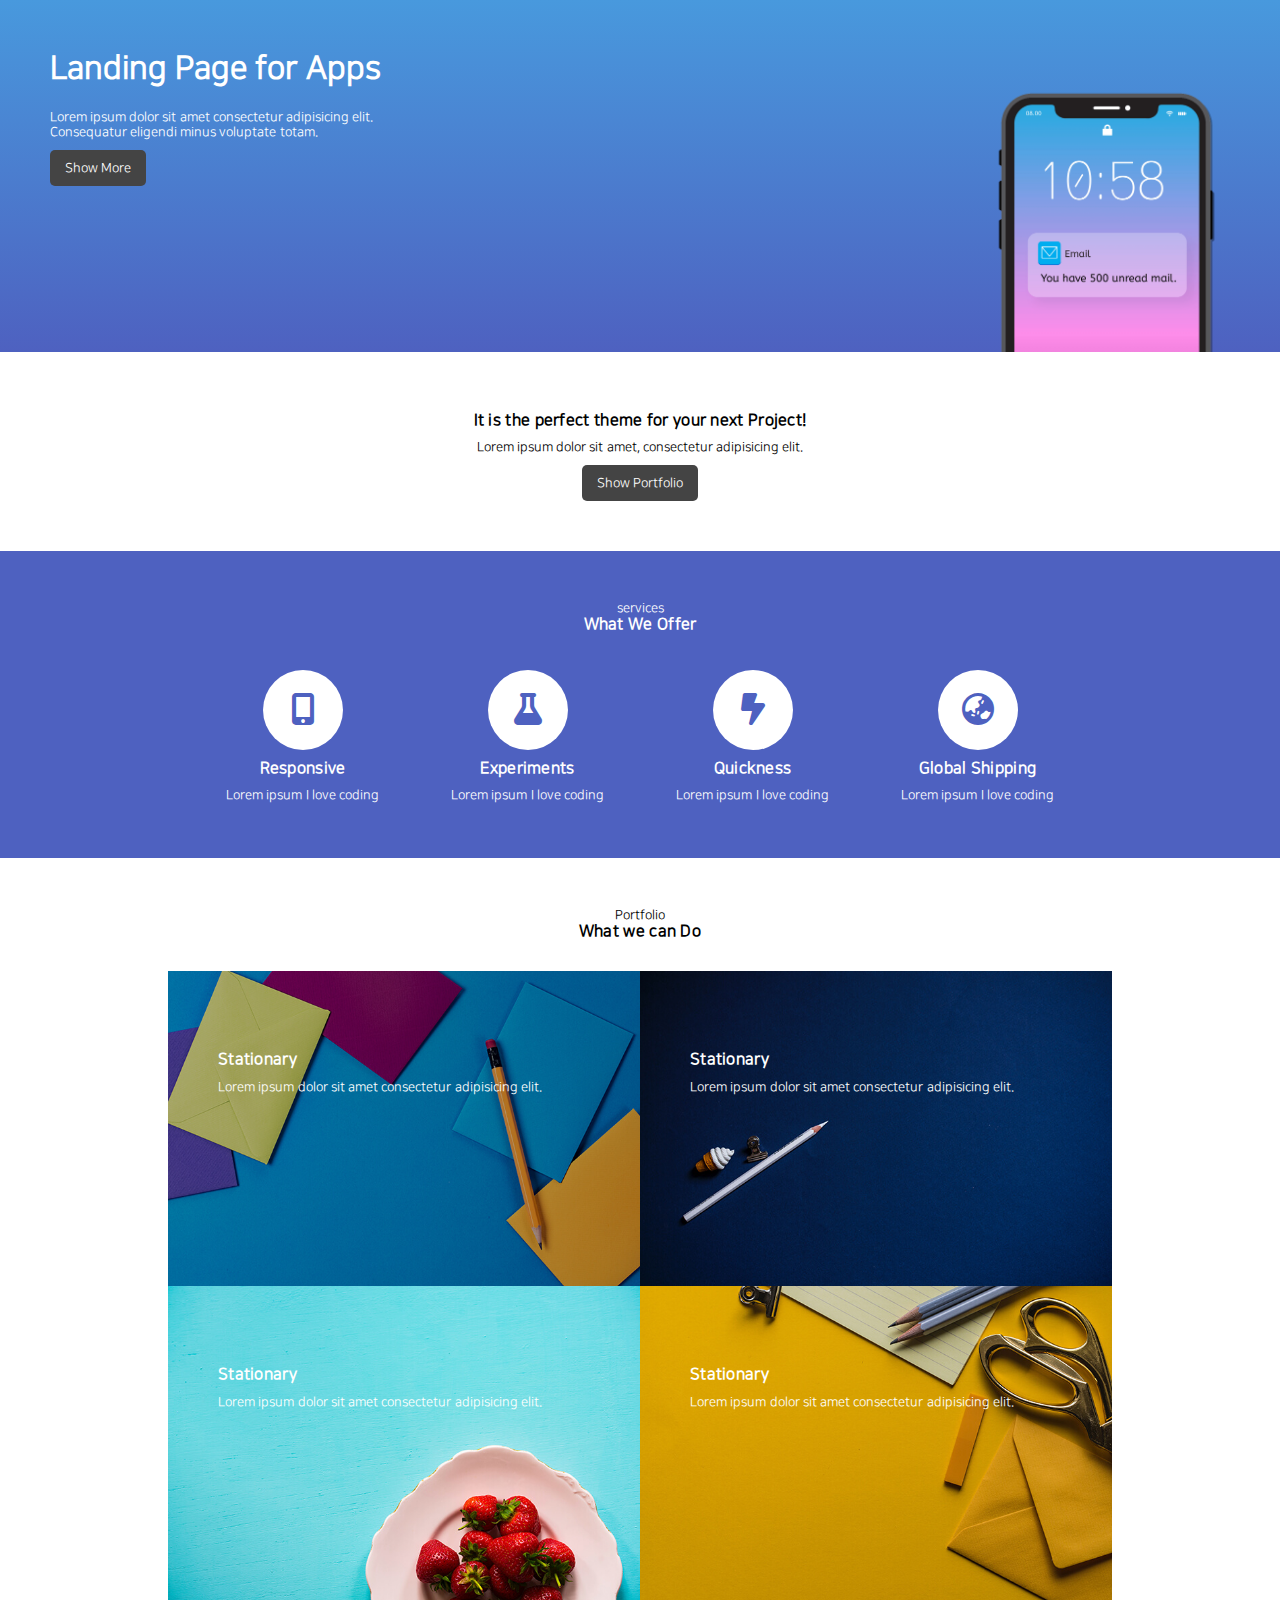
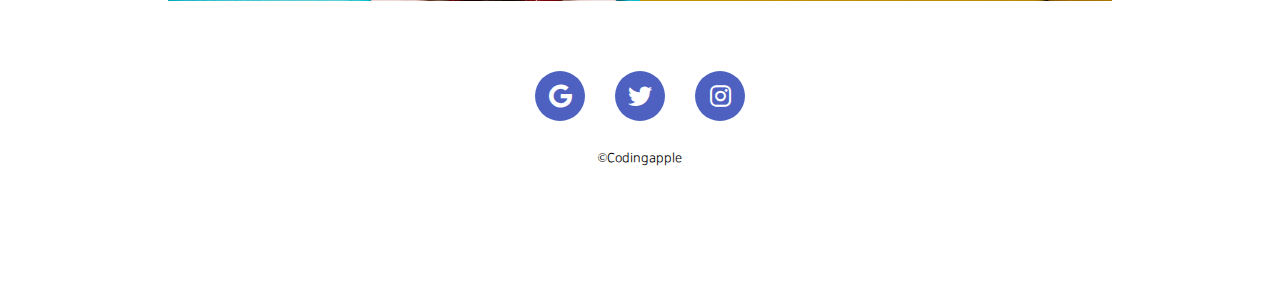
<file: bjh_html/project1/index.html>
<!DOCTYPE html>
<html lang="en">
  <head>
    <meta charset="UTF-8" />
    <meta name="viewport" content="width=device-width, initial-scale=1.0" />
    <title>Lending Page for Apps</title>
    <link rel="stylesheet" href="main.css" />
    <link rel="stylesheet" href="../fontawesome/css/all.min.css" />
  </head>

  <body style="font-family: 'Nanum'">
    <div class="LandingPage1">
      <div class="page1-first">
        <form action="" class="page1-first_form">
          <h1>Landing Page for Apps</h1>
          <p>
            Lorem ipsum dolor sit amet consectetur adipisicing elit.
            <br />Consequatur eligendi minus voluptate totam.
          </p>
          <button class="page1-btn">Show More</button>
        </form>
        <div style="flex-grow: 1; max-width: 600px"></div>
        <img src="iphone.png" alt="iphon이미지" class="page1-first_img" />
      </div>

      <div class="page1-second">
        <form action="" class="page1-second_form">
          <h2 class="page1-head_text">
            It is the perfect theme for your next Project!
          </h2>
          <p>Lorem ipsum dolor sit amet, consectetur adipisicing elit.</p>
          <button class="page1-btn">Show Portfolio</button>
        </form>
      </div>

      <div class="page1-third">
        <div class="page1-third_title">
          <p>services</p>
          <h2 class="page1-head_text">What We Offer</h2>
        </div>

        <div class="page1-offer_container">
          <div class="page1-offer_box">
            <i class="fa-solid fa-mobile-screen-button fa-2x"></i>
            <div>
              <h2 class="page1-head_text">Responsive</h2>
              <p>Lorem ipsum I love coding</p>
            </div>
          </div>
          <div class="page1-offer_box">
            <i class="fa-solid fa-flask fa-2x"></i>
            <div>
              <h2 class="page1-head_text">Experiments</h2>
              <p>Lorem ipsum I love coding</p>
            </div>
          </div>
          <div class="page1-offer_box">
            <i class="fa-solid fa-bolt-lightning fa-2x"></i>
            <div>
              <h2 class="page1-head_text">Quickness</h2>
              <p>Lorem ipsum I love coding</p>
            </div>
          </div>
          <div class="page1-offer_box">
            <i class="fa-solid fa-earth-asia fa-2x"></i>
            <div>
              <h2 class="page1-head_text">Global Shipping</h2>
              <p>Lorem ipsum I love coding</p>
            </div>
          </div>
          <div style="clear: both"></div>
        </div>
      </div>
    </div>

    <div class="LandingPage2">
      <div class="LandingPage2-title">
        <p>Portfolio</p>
        <h2>What we can Do</h2>
      </div>

      <div class="portfolio-container">
        <div class="portfolio-box">
          <div class="white-box"></div>
          <img
            src="portfolio-1.jpg"
            alt="porfolio1"
            class="portfolio-img"
            style="filter: brightness(70%)"
          />
          <div class="portfolio-text">
            <h2>Stationary</h2>
            <p>Lorem ipsum dolor sit amet consectetur adipisicing elit.</p>
          </div>
        </div>
        <div class="portfolio-box">
          <div class="white-box"></div>
          <img src="portfolio-2.jpg" alt="porfolio2" class="portfolio-img" />
          <div class="portfolio-text">
            <h2>Stationary</h2>
            <p>Lorem ipsum dolor sit amet consectetur adipisicing elit.</p>
          </div>
        </div>
        <div class="portfolio-box">
          <div class="white-box"></div>
          <img src="portfolio-3.jpg" alt="porfolio3" class="portfolio-img" />
          <div class="portfolio-text">
            <h2>Stationary</h2>
            <p>Lorem ipsum dolor sit amet consectetur adipisicing elit.</p>
          </div>
        </div>
        <div class="portfolio-box">
          <div class="white-box"></div>
          <img src="portfolio-4.jpg" alt="porfolio4" class="portfolio-img" />
          <div class="portfolio-text">
            <h2>Stationary</h2>
            <p>Lorem ipsum dolor sit amet consectetur adipisicing elit.</p>
          </div>
        </div>
      </div>

      <div class="LandingPage2-contact">
        <div class="contact-container">
          <div class="contact-box">
            <i class="fa-brands fa-google contact-icon"></i>
          </div>
          <div class="contact-box">
            <i class="fa-brands fa-twitter contact-icon"></i>
          </div>
          <div class="contact-box">
            <i class="fa-brands fa-instagram contact-icon"></i>
          </div>
        </div>
        <p>&copy;Codingapple</p>
      </div>
    </div>
  </body>
</html>
</file>
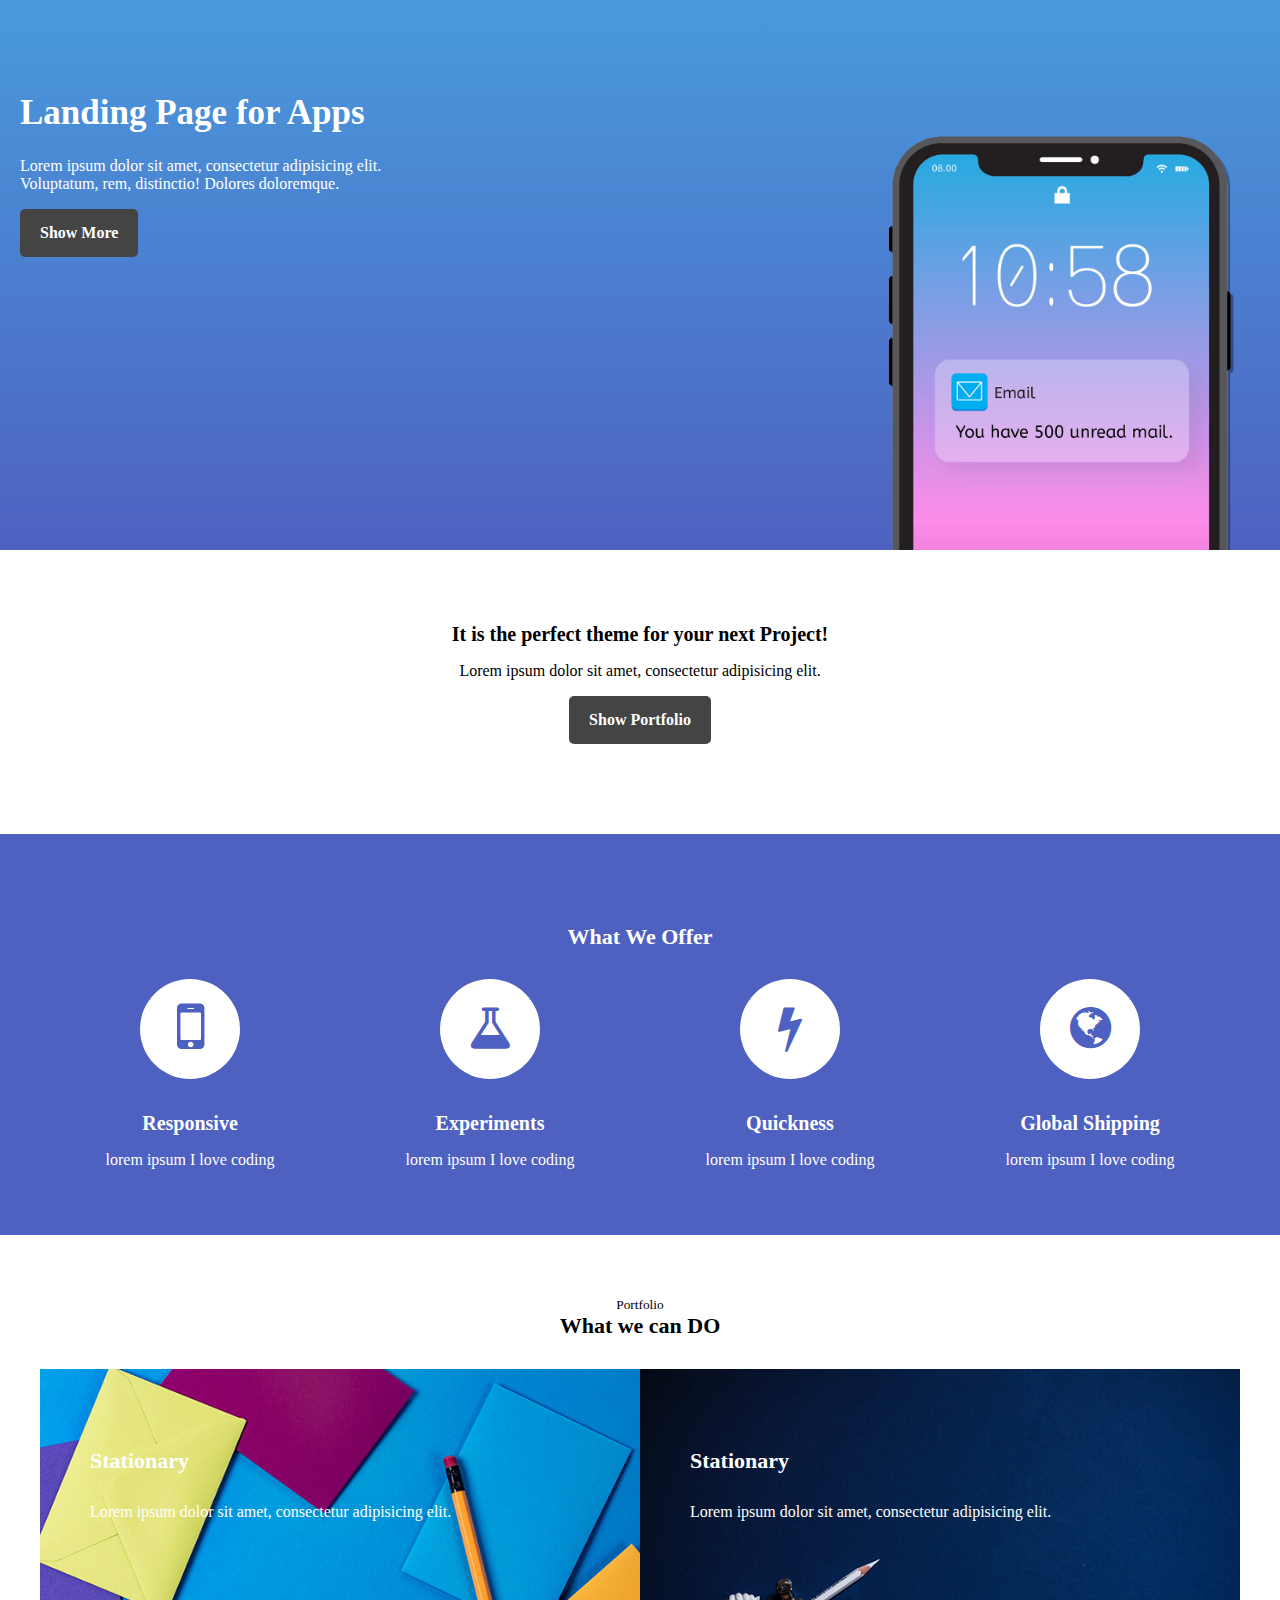
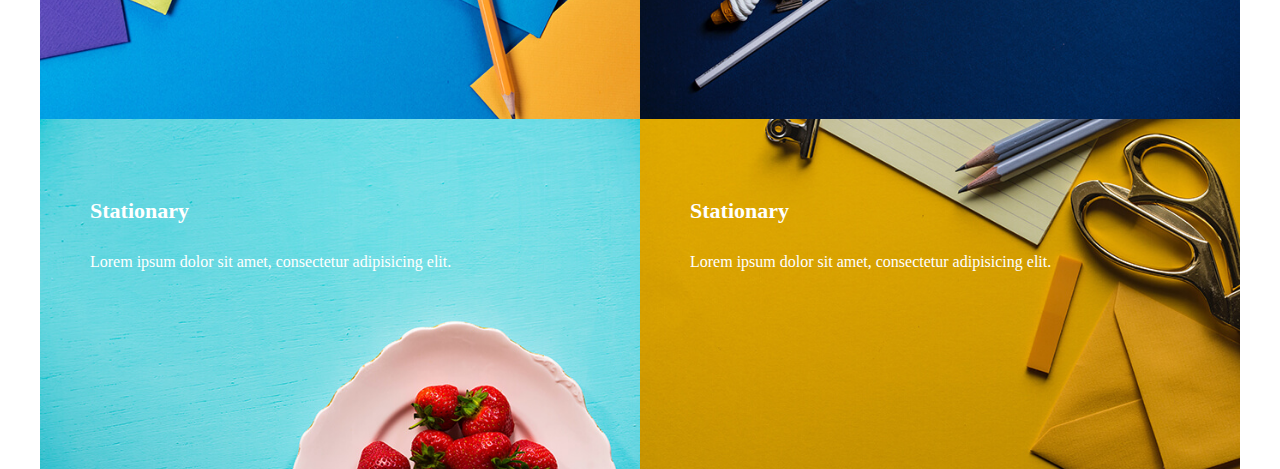
<file: bjh_html/project1_a/index.html>
<!DOCTYPE html>
<html lang="en">
<head>
  <meta charset="UTF-8">
  <title>Landing Page</title>
  <link href="main.css" rel="stylesheet">
  <meta name="viewport" content="width=device-width, initial-scale=1.0">
  <link href="https://stackpath.bootstrapcdn.com/font-awesome/4.7.0/css/font-awesome.min.css" rel="stylesheet" integrity="sha384-wvfXpqpZZVQGK6TAh5PVlGOfQNHSoD2xbE+QkPxCAFlNEevoEH3Sl0sibVcOQVnN" crossorigin="anonymous">
</head>

<body>

  <div class="main-background">
    <div class="container">
      <div class="main-text">
        <h1 style="font-size: 35px;">Landing Page for Apps</h1>
        <p>Lorem ipsum dolor sit amet, consectetur adipisicing elit. <br>Voluptatum, rem, distinctio! Dolores doloremque.</p>
        <button class="btn btn-black">Show More</button>
      </div>
      <img src="iphone.png" class="main-iphone">
    </div>
  </div>


  <div>
    <div class="container text-center py-4" style="margin-bottom: 50px;">
      <h5 style="margin-bottom: 0;">It is the perfect theme for your next Project!</h5>
      <p>Lorem ipsum dolor sit amet, consectetur adipisicing elit. </p>
      <button class="btn btn-black">Show Portfolio</button>
    </div>
  </div>

  <div class="service">
    <div class="main-container">
      <h4>What We Offer</h4>
      <div class="service-items">
        <div>
          <i class="fa fa-mobile fa-4x service-icon"></i>
          <h5>Responsive</h5>
          <p>lorem ipsum I love coding</p>
        </div>
        <div>
          <i class="fa fa-flask fa-3x service-icon" style="padding-top: 25px"></i>
          <h5>Experiments</h5>
          <p>lorem ipsum I love coding</p>
        </div>
        <div>
          <i class="fa fa-flash fa-3x service-icon" style="padding-top: 25px"></i>
          <h5>Quickness</h5>
          <p>lorem ipsum I love coding</p>
        </div>
        <div>
          <i class="fa fa-globe fa-3x service-icon" style="padding-top: 25px"></i>
          <h5>Global Shipping</h5>
          <p>lorem ipsum I love coding</p>
        </div>
      </div>
    </div>
  </div>

  <div class="portfolio">
    <small>Portfolio</small>
    <h4 style="margin-top: 0;">What we can DO</h4>
    <div class="portfolio-container">
      <div class="portfolio-item1">
        <div class="white-box"></div>
        <div class="portfolio-text">
          <h4>Stationary</h4>
          <p>Lorem ipsum dolor sit amet, consectetur adipisicing elit.</p>
        </div>
      </div>
      <div class="portfolio-item1" style="background-image: url(portfolio-2.jpg)">
        <div class="white-box"></div>
        <div class="portfolio-text">
          <h4>Stationary</h4>
          <p>Lorem ipsum dolor sit amet, consectetur adipisicing elit.</p>
        </div>
      </div>
      <div class="portfolio-item1" style="background-image: url(portfolio-3.jpg)">
        <div class="white-box"></div>
        <div class="portfolio-text">
          <h4>Stationary</h4>
          <p>Lorem ipsum dolor sit amet, consectetur adipisicing elit.</p>
        </div>
      </div>
      <div class="portfolio-item1" style="background-image: url(portfolio-4.jpg)">
        <div class="white-box"></div>
        <div class="portfolio-text">
          <h4>Stationary</h4>
          <p>Lorem ipsum dolor sit amet, consectetur adipisicing elit.</p>
        </div>
      </div>
      
      
    </div>
  </div>

  <div style="clear: both"></div>





</body></html>
</file>
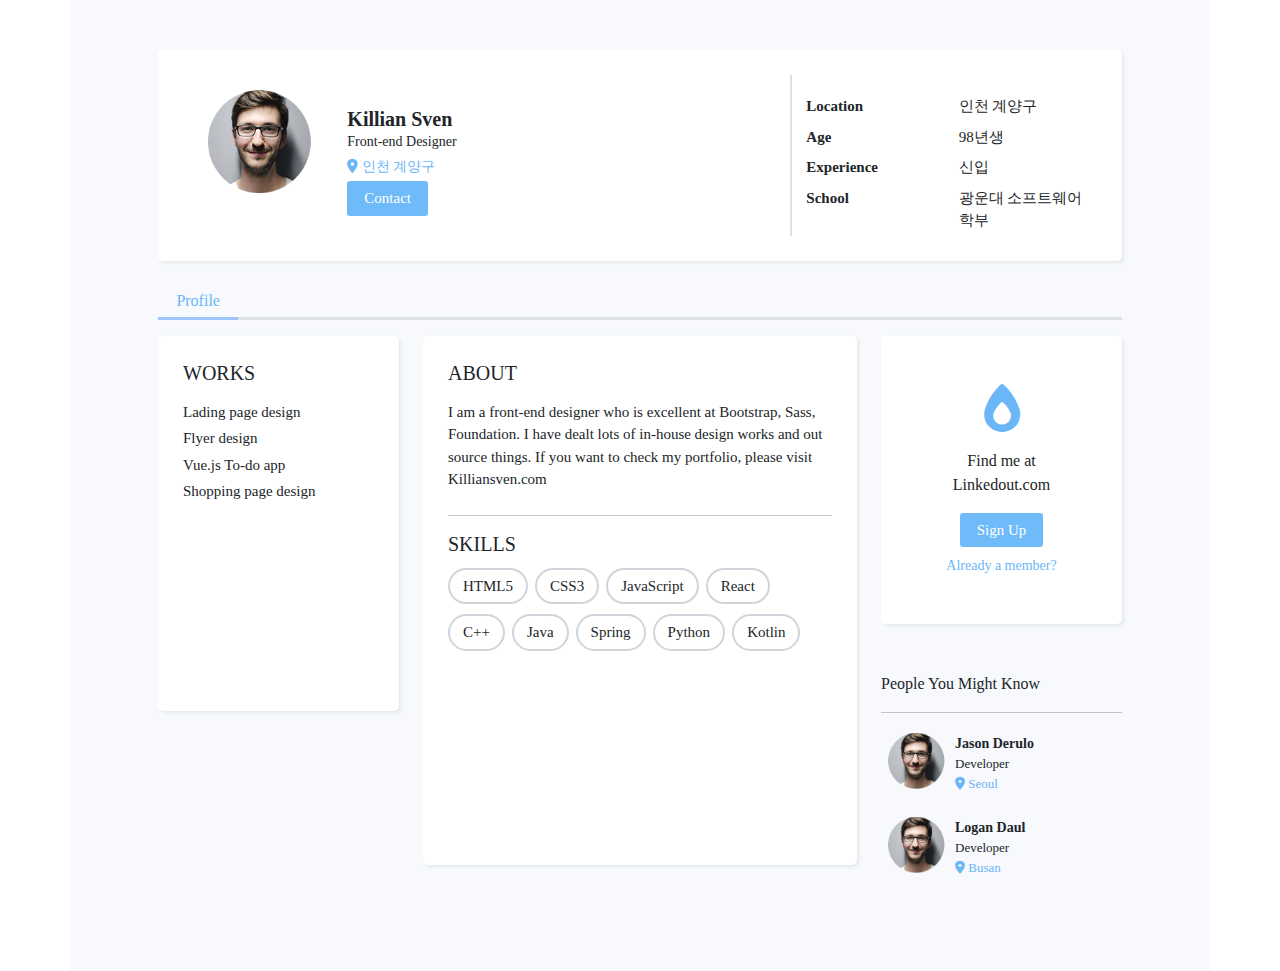
<file: bjh_html/project2/index.html>
<!DOCTYPE html>
<html lang="en">
  <head>
    <meta charset="UTF-8" />
    <meta name="viewport" content="width=device-width, initial-scale=1.0" />
    <link
      href="https://cdn.jsdelivr.net/npm/bootstrap@5.3.3/dist/css/bootstrap.min.css"
      rel="stylesheet"
      integrity="sha384-QWTKZyjpPEjISv5WaRU9OFeRpok6YctnYmDr5pNlyT2bRjXh0JMhjY6hW+ALEwIH"
      crossorigin="anonymous"
    />
    <link rel="stylesheet" href="../fontawesome/css/all.min.css" />
    <link rel="stylesheet" href="main.css" />
    <title>SNS Profile</title>
  </head>
  <body>
    <div class="container sns-container">
      <div class="row white-box">
        <div class="col-4 col-md-2 py-2">
          <img
            src="../img/profile-pic.png"
            alt="profile-img"
            class="float-end intro-img"
          />
        </div>
        <div class="col-5 col-md-6 py-md-3 blank">
          <h5 class="mt-3 mb-0 fw-bold">Killian Sven</h5>
          <p class="font-14">Front-end Designer</p>
          <p class="font-skyblue font-14 my-1">
            <i class="fa-solid fa-location-dot"></i> 인천 계양구
          </p>
          <button type="button" class="btn btn-primary blue-btn">
            Contact
          </button>
        </div>
        <div class="col-9 col-md-4 mt-5 mt-md-3">
          <div class="row font-15 detail-col">
            <div class="col-6">
              <p><strong>Location</strong></p>
            </div>
            <div class="col-6"><p>인천 계양구</p></div>
            <div class="col-6">
              <p><strong>Age</strong></p>
            </div>
            <div class="col-6"><p>98년생</p></div>
            <div class="col-6">
              <p><strong>Experience</strong></p>
            </div>
            <div class="col-6">
              <p>신입</p>
            </div>
            <div class="col-6">
              <p><strong>School</strong></p>
            </div>
            <div class="col-6"><p>광운대 소프트웨어학부</p></div>
          </div>
        </div>
      </div>

      <div class="row my-4">
        <div
          class="col-2 col-md-1 border-bottom border-3 border-primary-subtle text-center"
        >
          <p class="my-1 font-skyblue">Profile</p>
        </div>
        <div class="col-10 col-md-11 border-bottom border-3"></div>

        <div class="col-12 col-md-3 p-0 mt-3">
          <div class="white-box white-box-pb">
            <h5>WORKS</h5>
            <div class="py-1 font-15">
              <p>Lading page design</p>
              <p>Flyer design</p>
              <p>Vue.js To-do app</p>
              <p>Shopping page design</p>
            </div>
          </div>
        </div>

        <div class="col-12 col-md-6 p-0 mt-2 mt-md-3 px-md-4">
          <div class="white-box white-box-pb">
            <h5>ABOUT</h5>
            <div class="py-1 font-15">
              <p>
                I am a front-end designer who is excellent at Bootstrap, Sass,
                Foundation. I have dealt lots of in-house design works and out
                source things. If you want to check my portfolio, please visit
                Killiansven.com
              </p>
            </div>
            <!-- <div class="border-bottom border-2 my-4"></div> -->
            <hr />
            <h5>SKILLS</h5>
            <div class="py-1 font-15 d-flex flex-wrap">
              <span class="rounded-pill skill-pill">HTML5</span>
              <span class="rounded-pill skill-pill">CSS3</span>
              <span class="rounded-pill skill-pill">JavaScript</span>
              <span class="rounded-pill skill-pill">React</span>
              <span class="rounded-pill skill-pill">C++</span>
              <span class="rounded-pill skill-pill">Java</span>
              <span class="rounded-pill skill-pill">Spring</span>
              <span class="rounded-pill skill-pill">Python</span>
              <span class="rounded-pill skill-pill">Kotlin</span>
            </div>
          </div>
        </div>

        <div class="col-12 col-md-3 p-0 mt-2 mt-md-3">
          <div class="white-box text-center p-5">
            <i class="fa-solid fa-fire-flame-simple fa-3x font-skyblue"></i>
            <p class="my-3">Find me at Linkedout.com</p>
            <button type="button" class="btn btn-primary blue-btn">
              Sign Up
            </button>
            <p class="mt-2 font-skyblue font-14">Already a member?</p>
          </div>

          <p class="mt-5">People You Might Know</p>
          <hr />
          <div>
            <div class="d-flex my-3">
              <div class="flex-shrink-0">
                <img
                  src="../img/profile-pic.png"
                  alt="..."
                  class="friend-img"
                />
              </div>
              <div class="flex-grow-1 p-1">
                <p class="fw-bold font-14">Jason Derulo</p>
                <p class="font-13">Developer</p>
                <p class="font-skyblue font-13">
                  <i class="fa-solid fa-location-dot"></i> Seoul
                </p>
              </div>
            </div>
            <div class="d-flex my-3">
              <div class="flex-shrink-0">
                <img
                  src="../img/profile-pic.png"
                  alt="..."
                  class="friend-img"
                />
              </div>
              <div class="flex-grow-1 p-1">
                <p class="fw-bold font-14">Logan Daul</p>
                <p class="font-13">Developer</p>
                <p class="font-skyblue font-13">
                  <i class="fa-solid fa-location-dot"></i> Busan
                </p>
              </div>
            </div>
          </div>
        </div>
      </div>
    </div>

    <script
      src="https://cdn.jsdelivr.net/npm/bootstrap@5.3.3/dist/js/bootstrap.bundle.min.js"
      integrity="sha384-YvpcrYf0tY3lHB60NNkmXc5s9fDVZLESaAA55NDzOxhy9GkcIdslK1eN7N6jIeHz"
      crossorigin="anonymous"
    ></script>
  </body>
</html>
</file>
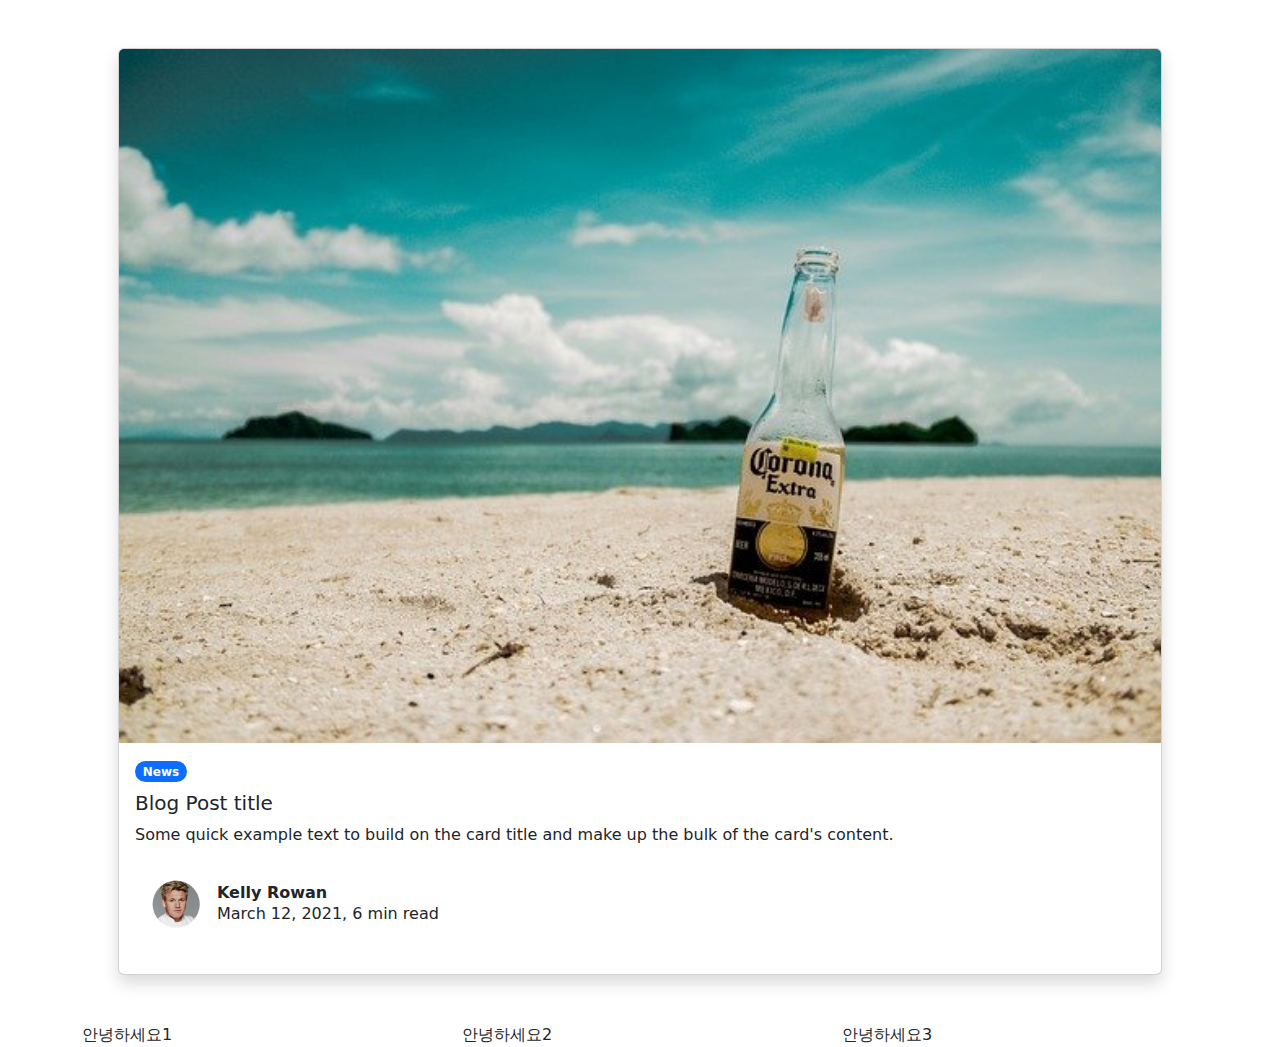
<file: bjh_html/bootstrap.html>
<!DOCTYPE html>
<html lang="en">
  <head>
    <meta charset="utf-8" />
    <meta name="viewport" content="width=device-width, initial-scale=1" />
    <title>Bootstrap demo</title>
    <link
      href="https://cdn.jsdelivr.net/npm/bootstrap@5.3.3/dist/css/bootstrap.min.css"
      rel="stylesheet"
      integrity="sha384-QWTKZyjpPEjISv5WaRU9OFeRpok6YctnYmDr5pNlyT2bRjXh0JMhjY6hW+ALEwIH"
      crossorigin="anonymous"
    />
  </head>

  <body>
    <!-- Body Start -->
    <div class="container p-5">
      <div class="card shadow">
        <img src="Art/photo1.jpg" class="card-img-top" />
        <div class="card-body">
          <span class="badge text-bg-primary rounded-pill">News</span>
          <h5 class="card-title mt-2">Blog Post title</h5>
          <p class="card-text">
            Some quick example text to build on the card title and make up the
            bulk of the card's content.
          </p>
          <div class="d-flex p-3">
            <div class="flex-shrink-0">
              <img src="Art/author.png" width="50px" />
            </div>
            <div class="flex-grow-1 ms-3 mt-1">
              <h6 class="fw-semibold mb-0">Kelly Rowan</h6>
              <p class="fw-light">March 12, 2021, 6 min read</p>
            </div>
          </div>
        </div>
      </div>
    </div>

    <div class="container">
      <div class="row">
        <div class="col-xl-4">안녕하세요1</div>
        <div class="col-xl-4">안녕하세요2</div>
        <div class="col-xl-4">안녕하세요3</div>
      </div>
    </div>

    <!-- Bootstrap -->
    <script
      src="https://cdn.jsdelivr.net/npm/bootstrap@5.3.3/dist/js/bootstrap.bundle.min.js"
      integrity="sha384-YvpcrYf0tY3lHB60NNkmXc5s9fDVZLESaAA55NDzOxhy9GkcIdslK1eN7N6jIeHz"
      crossorigin="anonymous"
    ></script>
  </body>
</html>
</file>
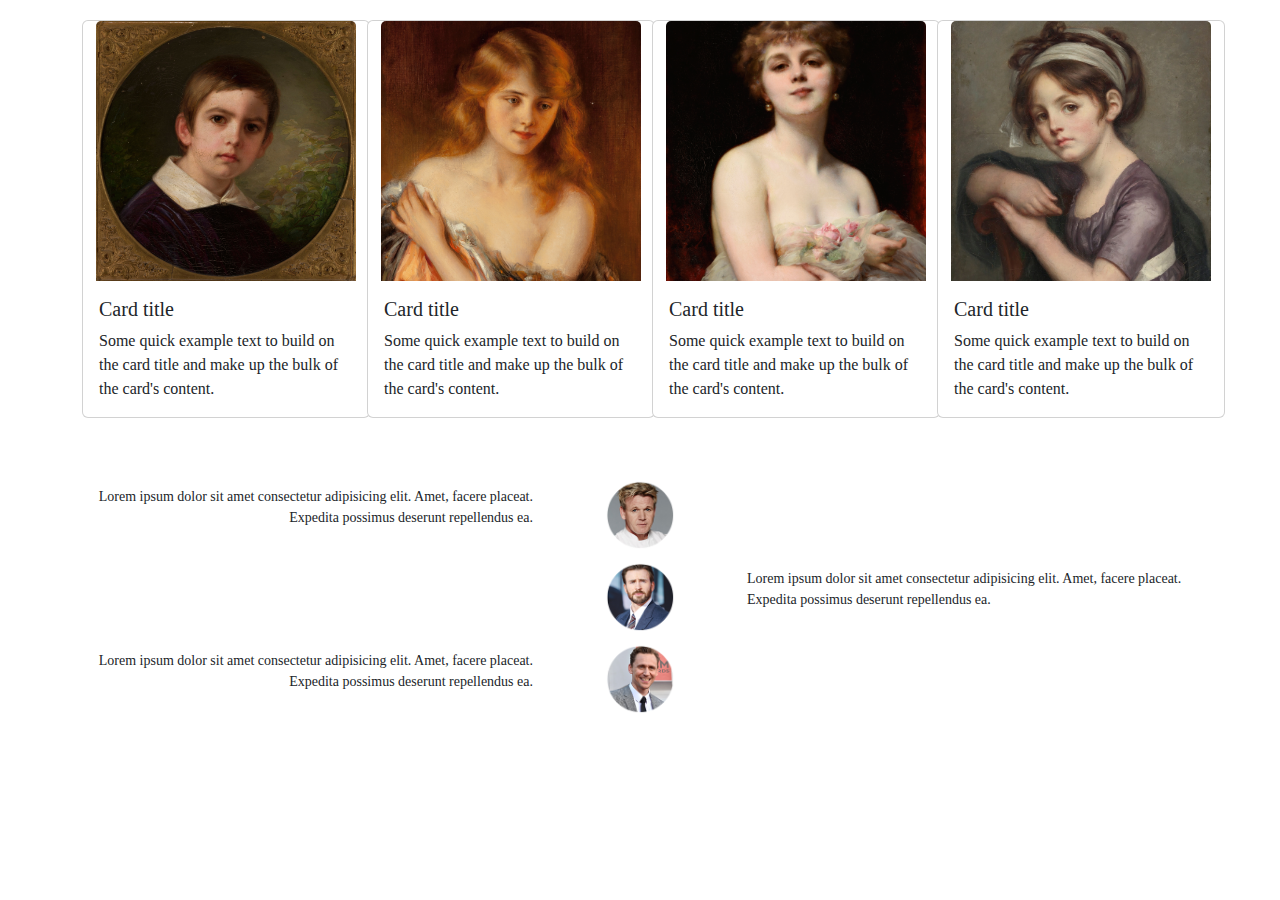
<file: bjh_html/bootstrap2.html>
<!DOCTYPE html>
<html lang="en">
  <head>
    <meta charset="UTF-8" />
    <meta name="viewport" content="width=device-width, initial-scale=1.0" />
    <link
      href="https://cdn.jsdelivr.net/npm/bootstrap@5.3.3/dist/css/bootstrap.min.css"
      rel="stylesheet"
      integrity="sha384-QWTKZyjpPEjISv5WaRU9OFeRpok6YctnYmDr5pNlyT2bRjXh0JMhjY6hW+ALEwIH"
      crossorigin="anonymous"
    />
    <link rel="stylesheet" href="css/bootstrap2.css" />
    <title>Document</title>
  </head>
  <body>
    <!-- BodyStart -->
    <div class="container">
      <div class="row justify-content-center">
        <div class="col-md-6 col-xl-3">
          <div class="card" style="width: 18rem; margin: 20px auto">
            <img
              src="Art/Johannes.jpg"
              class="card-img-top card-portrait"
              alt="..."
            />
            <div class="card-body">
              <h5 class="card-title">Card title</h5>
              <p class="card-text">
                Some quick example text to build on the card title and make up
                the bulk of the card's content.
              </p>
            </div>
          </div>
        </div>

        <div class="col-md-6 col-xl-3">
          <div class="card" style="width: 18rem; margin: 20px auto">
            <img
              src="Art/Lynch.jpg"
              class="card-img-top card-portrait"
              alt="..."
            />
            <div class="card-body">
              <h5 class="card-title">Card title</h5>
              <p class="card-text">
                Some quick example text to build on the card title and make up
                the bulk of the card's content.
              </p>
            </div>
          </div>
        </div>

        <div class="col-md-6 col-xl-3">
          <div class="card" style="width: 18rem; margin: 20px auto">
            <img
              src="Art/Printemps.jpg"
              class="card-img-top card-portrait"
              alt="..."
            />
            <div class="card-body">
              <h5 class="card-title">Card title</h5>
              <p class="card-text">
                Some quick example text to build on the card title and make up
                the bulk of the card's content.
              </p>
            </div>
          </div>
        </div>

        <div class="col-md-6 col-xl-3">
          <div class="card" style="width: 18rem; margin: 20px auto">
            <img
              src="Art/PortraitOfAYoungGirl.jpg"
              class="card-img-top card-portrait"
              alt="..."
            />
            <div class="card-body">
              <h5 class="card-title">Card title</h5>
              <p class="card-text">
                Some quick example text to build on the card title and make up
                the bulk of the card's content.
              </p>
            </div>
          </div>
        </div>
      </div>
    </div>

    <div class="mt-5"></div>

    <div class="container">
      <div class="row mt-4">
        <div class="col-2 order-md-2 position-relative">
          <img
            src="Art/author.png"
            alt=""
            class="author position-absolute start-50 top-50 translate-middle"
          />
        </div>
        <div class="col-10 col-md-5 order-md-1">
          <p class="author-text text-md-end">
            Lorem ipsum dolor sit amet consectetur adipisicing elit. Amet,
            facere placeat. Expedita possimus deserunt repellendus ea.
          </p>
        </div>
        <div class="col-md-5 order-md-3"></div>
      </div>

      <div class="row mt-4">
        <div class="col-2 order-md-2 position-relative">
          <img
            src="Art/author3.png"
            alt=""
            class="author position-absolute start-50 top-50 translate-middle"
          />
        </div>
        <div class="col-10 col-md-5 order-md-3">
          <p class="author-text text-md-start">
            Lorem ipsum dolor sit amet consectetur adipisicing elit. Amet,
            facere placeat. Expedita possimus deserunt repellendus ea.
          </p>
        </div>
        <div class="col-md-5 order-md-1"></div>
      </div>

      <div class="row mt-4">
        <div class="col-2 order-md-2 position-relative">
          <img
            src="Art/author2.png"
            alt=""
            class="author position-absolute start-50 top-50 translate-middle"
          />
        </div>
        <div class="col-10 col-md-5 order-md-1">
          <p class="author-text text-md-end">
            Lorem ipsum dolor sit amet consectetur adipisicing elit. Amet,
            facere placeat. Expedita possimus deserunt repellendus ea.
          </p>
        </div>
        <div class="col-md-5 order-md-3"></div>
      </div>
    </div>

    <!-- BootStrap -->
    <script
      src="https://cdn.jsdelivr.net/npm/bootstrap@5.3.3/dist/js/bootstrap.bundle.min.js"
      integrity="sha384-YvpcrYf0tY3lHB60NNkmXc5s9fDVZLESaAA55NDzOxhy9GkcIdslK1eN7N6jIeHz"
      crossorigin="anonymous"
    ></script>
  </body>
</html>
</file>
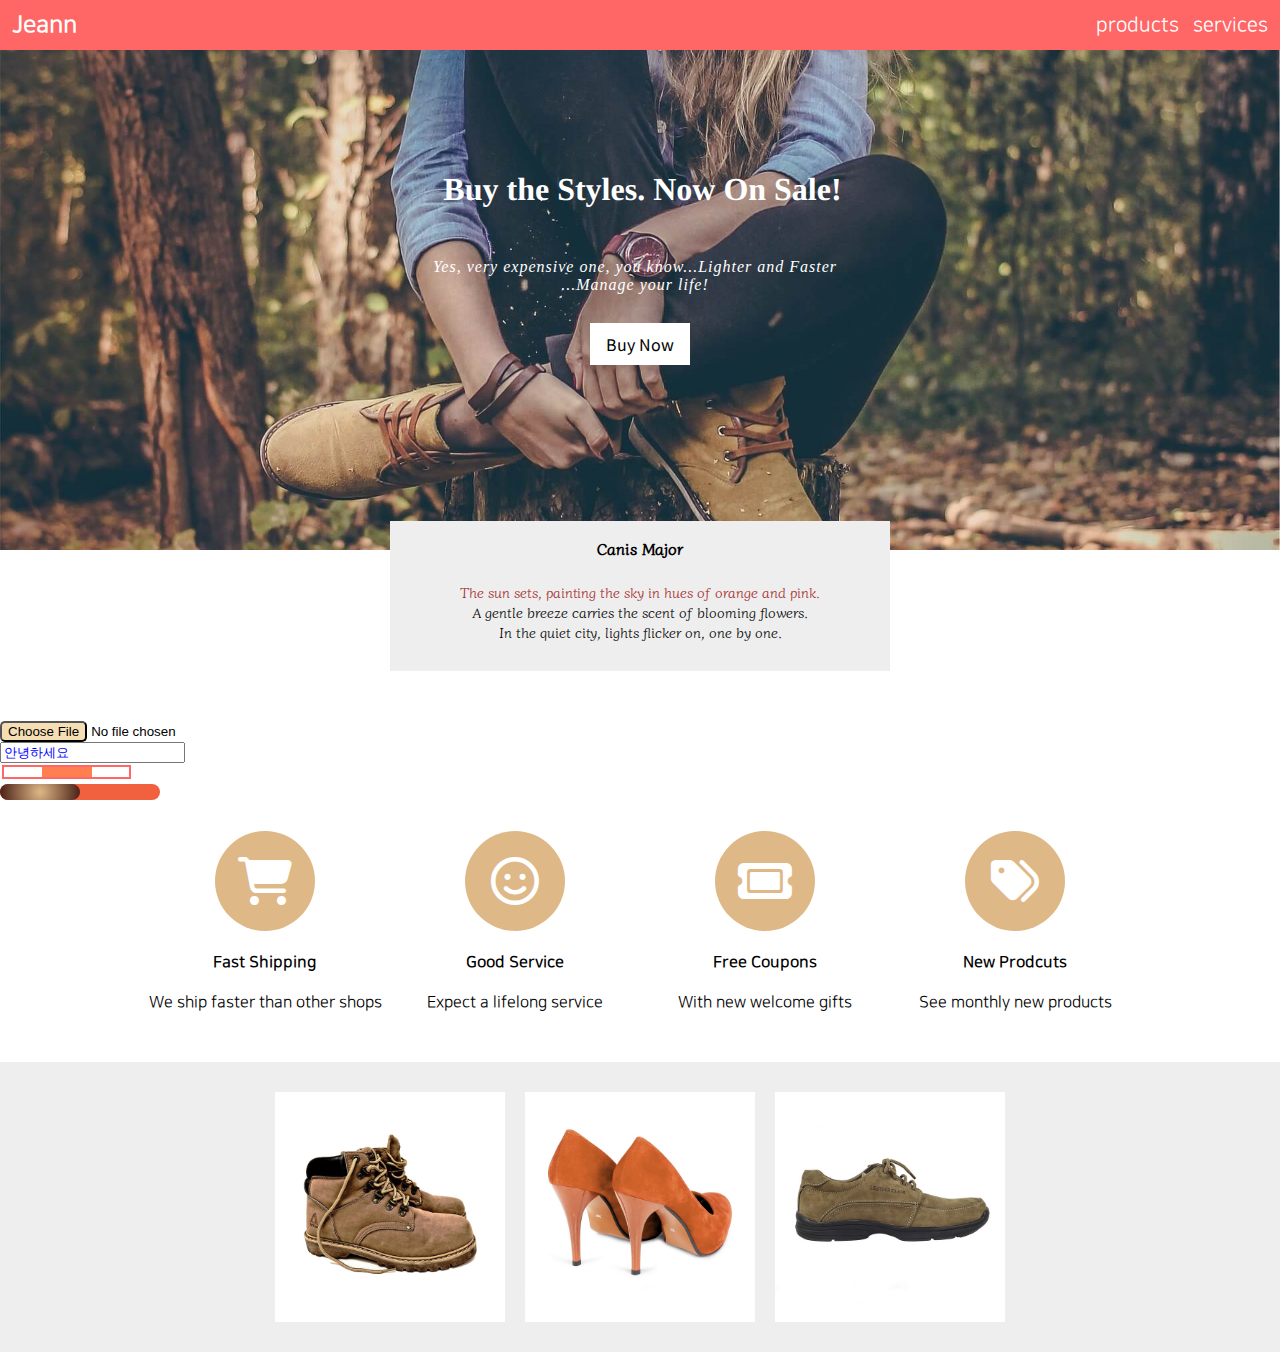
<file: bjh_html/layout2.html>
<!DOCTYPE html>
<html>
  <head>
    <meta charset="UTF-8" />
    <title>Document</title>
    <link href="css/layout2.css" rel="stylesheet" />
    <link rel="preconnect" href="https://fonts.googleapis.com" />
    <link rel="preconnect" href="https://fonts.gstatic.com" crossorigin />
    <link
      href="https://fonts.googleapis.com/css2?family=Diphylleia&family=Noto+Sans+KR:wght@100..900&family=Noto+Sans:ital,wght@0,100..900;1,100..900&family=Noto+Serif+KR&family=Noto+Serif:ital,wght@0,100..900;1,100..900&display=swap"
      rel="stylesheet"
    />
    <meta name="viewport" content="width=device-width, initial-scale=1.0" />
    <link href="fontawesome/css/all.min.css" rel="stylesheet" />
  </head>

  <body style="margin: 0">
    <nav class="navi-container">
      <div class="navi-box navi-logo">Jeann</div>
      <div style="flex-grow: 1"></div>
      <div class="navi-box">products</div>
      <div class="navi-box">services</div>
    </nav>

    <div class="main-background">
      <h4 class="main-title">Buy the Styles. Now On Sale!</h4>
      <div class="content">
        <p>
          Yes, very expensive one, you know...Lighter and Faster<br />
          ...Manage your life!
        </p>
        <a href="https://naver.com" target="_blank">
          <button class="main-button">Buy Now</button>
        </a>
      </div>
    </div>

    <div class="sub-background">
      <h4>Canis Major</h4>
      <p class="pseudo">
        The sun sets, painting the sky in hues of orange and pink.<br />
        A gentle breeze carries the scent of blooming flowers.<br />
        In the quiet city, lights flicker on, one by one.
      </p>
    </div>

    <input type="file" /><br />
    <input placeholder="안녕하세요" class="input-placeholder" /><br />
    <input type="range" /><br />
    <progress value="0.5"></progress>

    <div class="prduct-container">
      <div class="prduct-box">
        <i class="fa-solid fa-cart-shopping fa-3x"></i>
        <h4>Fast Shipping</h4>
        <p>We ship faster than other shops</p>
      </div>
      <div class="prduct-box">
        <i class="fa-regular fa-face-smile fa-3x"></i>
        <h4>Good Service</h4>
        <p>Expect a lifelong service</p>
      </div>
      <div class="prduct-box">
        <i class="fa-solid fa-ticket fa-3x"></i>
        <h4>Free Coupons</h4>
        <p>With new welcome gifts</p>
      </div>
      <div class="prduct-box">
        <i class="fa-solid fa-tags fa-3x"></i>
        <h4>New Prodcuts</h4>
        <p>See monthly new products</p>
      </div>
      <!-- <div style="clear: both"></div> -->
    </div>

    <div class="shop-bg">
      <div class="shop-container">
        <div class="shop-item">
          <div class="overlay-box">
            <div class="overlay-wrap">
              <div class="overlay-content">
                <p style="font-size: min(36px, calc(4vw))">$60</p>
                <p style="font-size: min(24px, calc(3vw))">인기상품</p>
              </div>
            </div>
            <img src="Art/product1-1.jpg" alt="" />
          </div>
        </div>
        <div class="shop-item">
          <div class="overlay-box">
            <div class="overlay-wrap">
              <div class="overlay-content">
                <p style="font-size: min(36px, calc(4vw))">$120</p>
                <p style="font-size: min(24px, calc(3vw))">인기상품</p>
              </div>
            </div>
            <img src="Art/product2.jpg" alt="" />
          </div>
        </div>
        <div class="shop-item">
          <div class="overlay-box">
            <div class="overlay-wrap">
              <div class="overlay-content">
                <p style="font-size: min(36px, calc(4vw))">$80</p>
                <p style="font-size: min(24px, calc(3vw))">인기상품</p>
              </div>
            </div>
            <img src="Art/product3.jpg" alt="" />
          </div>
        </div>
      </div>
    </div>
  </body>
</html>
</file>
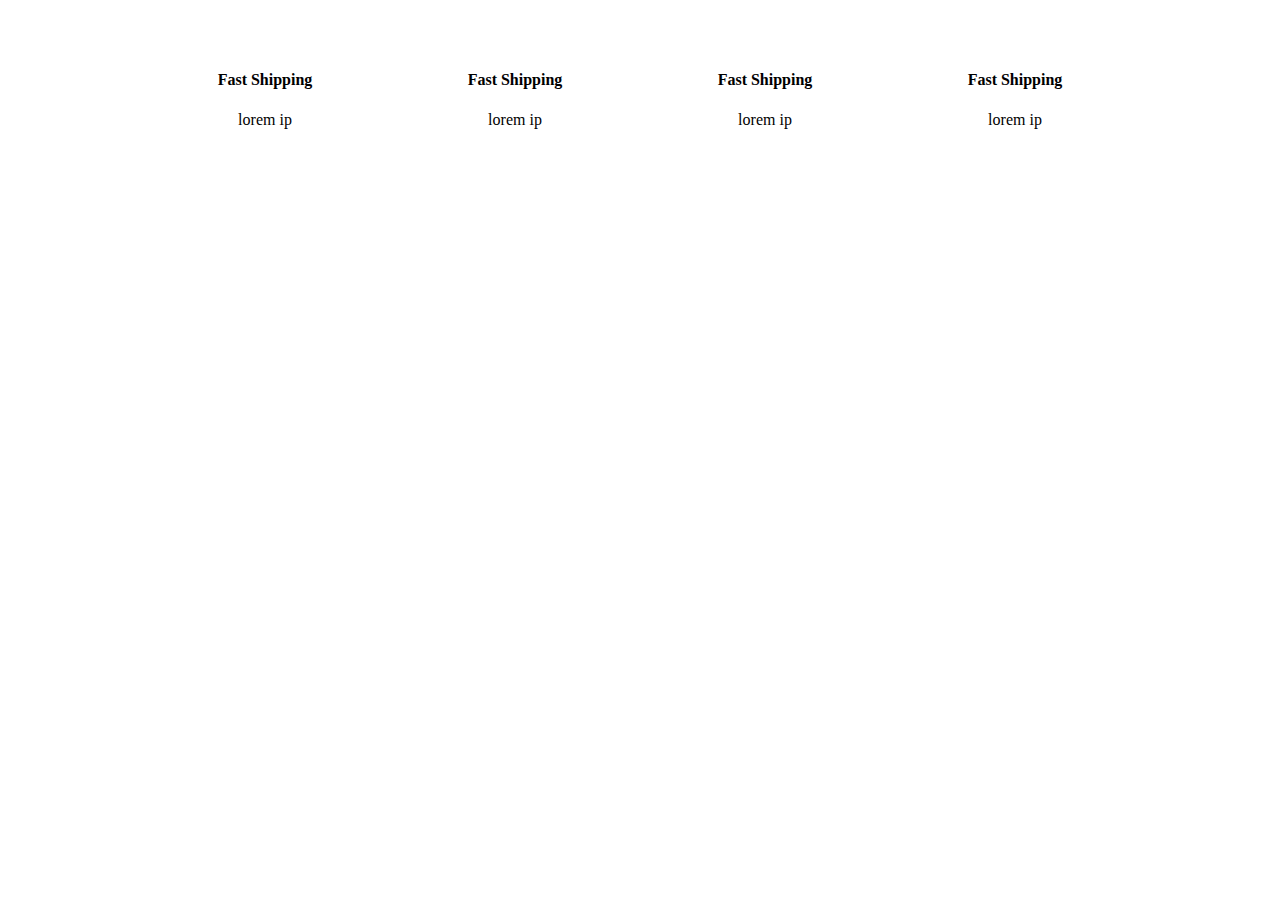
<file: bjh_html/layout3a.html>
<!DOCTYPE html>
<html>

<head>
  <meta charset="UTF-8">
  <meta name="viewport" content="width=device-width, initial-scale=1.0">
  <title>Document</title>
  <link href="css/layout3a.css" rel="stylesheet">
</head>

<body>

  <div class="prduct-container">

    <div>
      <h4>Fast Shipping</h4>
      <p>lorem ip</p>
    </div>
    <div>
      <h4>Fast Shipping</h4>
      <p>lorem ip</p>
    </div>
    <div>
      <h4>Fast Shipping</h4>
      <p>lorem ip</p>
    </div>
    <div>
      <h4>Fast Shipping</h4>
      <p>lorem ip</p>
    </div>
    <div style="float: none; clear: both;"></div>

  </div>

</body>

</html>
</file>
<file: bjh_html/project1/main.css>
@font-face {
  font-family: "Nanum";
  src: url(../font/NanumSquareR.woff);
}

div {
  box-sizing: border-box;
}

body,
p {
  margin: 0;
}
html {
  line-height: 1.15; /*기본 행간 높이*/
}

h2 {
  font-size: medium;
  letter-spacing: 0.3px;
  margin: 10px;
}

.LandingPage1 {
  width: 100%;
}

.LandingPage1 p,
.LandingPage2 p {
  font-size: small;
}

.page1-first {
  display: flex;
  justify-content: center;
  background: linear-gradient(#4899dd, #4e61c0);
  padding: 30px 40px 0 40px;
  color: white;
}

.page1-second {
  background-color: white;
  padding: 50px;
  color: black;
}

.page1-third {
  background-color: #4e61c0;
  padding: 50px 30px;
  color: white;
}

.page1-btn {
  border: 0;
  border-radius: 5px;
  background-color: #444444;
  padding: 10px 15px;
  margin-top: 10px;
  color: white;
  font-family: "Nanum";
  transition: all 1s;
}

.page1-btn:hover {
  color: #4e61c0;
  background-color: #ffdb58;
}

.page1-first_img {
  margin-top: 50px;
  width: 250px;
  transition: 0.5s;
}

.page1-first_img:hover {
  margin-top: 70px;
}

.page1-second_form {
  text-align: center;
}

.page1-third_title {
  text-align: center;
}

.page1-third_title h2 {
  margin-top: 0;
}

.page1-offer_container {
  width: 80%;
  max-width: 900px;
  margin: auto;
}

.page1-offer_box {
  float: left;
  width: 25%;
  text-align: center;
  margin-top: 20px;
  padding: 5px;
}

.page1-offer_box > i {
  box-sizing: border-box;
  width: 80px;
  height: 80px;
  background-color: white;
  border-radius: 40px;
  color: #4e61c0;
  padding-top: 23px;
}

.LandingPage2 {
  background-color: white;
  width: 100%;
  padding: 50px;
}

.LandingPage2-title {
  text-align: center;
  margin-bottom: 30px;
}

.LandingPage2-title h2 {
  margin: 0;
}

.portfolio-container {
  display: flex;
  flex-wrap: wrap;
  width: 80%;
  max-width: 1136px;
  margin: auto;
}

.portfolio-box {
  width: 50%;
  position: relative;
}

.white-box {
  position: absolute;
  width: 100%;
  height: 100%;
  z-index: 10;
  border: 0 solid white;
  transition: 1s;
}

.white-box:hover {
  border: 30px solid white;
}

.portfolio-img {
  display: block;
  width: 100%;
}

.portfolio-text {
  position: absolute;
  top: 70px;
  left: 50px;
  color: white;
}

.portfolio-text h2 {
  margin-left: 0;
}

.LandingPage2-contact {
  width: 300px;
  background-color: white;
  margin: auto;
  padding: 70px 0;
  text-align: center;
}

.contact-container {
  display: flex;
  justify-content: center;
  margin-bottom: 30px;
}

.contact-box {
  width: 50px;
  height: 50px;
  background-color: #4e61c0;
  border-radius: 25px;
  padding-top: 13px;
  margin: 0 15px;
  color: white;
}

.contact-icon {
  font-size: 24px;
}

@media screen and (max-width: 1200px) {
  .portfolio-box {
    width: 100%;
  }
}

@media screen and (max-width: 768px) {
  .page1-first {
    flex-direction: column;
  }
  .page1-first_form {
    text-align: center;
  }
  .page1-first_img {
    margin-left: auto;
    margin-right: auto;
  }
  .page1-offer_box {
    width: 50%;
  }
}
</file>
<file: bjh_html/project1_a/main.css>
body {
	margin: 0;
	font-family: 'nanumsquare'
}
div {
	box-sizing: border-box;
}
p {
	font-size: 16px;
}
h1 {
	font-size: 30px;
}
h4 {
	font-size: 22px;
}
h5 {
	font-size: 20px;
}
.text-center {
 text-align: center; 
}
.py-4 {
  padding-top: 40px; 
  padding-bottom: 40px;
}
.main-background {
	background-image: linear-gradient(to bottom, #499add, #4e61c0);
	height: 550px;
	padding: 20px;
	color: white;
}
.main-iphone {
	width: 400px;
  float: right;
  margin-top: 95px;
}
.main-text {
  float: left;
  margin-top: 50px;
}
.main-container {
  max-width: 1200px;
  margin: auto;
}


@media screen and (max-width : 992px) {
  .main-iphone {
    width: 260px;
    display: block;
    float: none;
    margin: auto;
    margin-top: 42px;

  }
  .main-text {
    float: none;
    margin-top: 50px;
    text-align: center;
  }
}







.btn {
  padding: 15px 20px;
  font-size: 16px;
  font-family: 'nanumsquare';
  font-weight: 600;
  border: none;
  border-radius: 5px;
  cursor: pointer;
}
.btn-black {
  background: #444;
  color: white;
}




.service {
  background-color: #4e61c0;
  width: 100%;
  color: white;
  text-align: center;
  padding: 60px 30px 50px 30px;
}
.service h5 {
  margin-bottom: 0px;
}
.service-icon {
  background: white;
  color: #4e61c0;
  width: 100px;
  height: 100px;
  border-radius: 50%;
  box-sizing: border-box;
  padding: 15px;
}
.service-items {
  display: flex;
}
.service-items div {
  width: 25%;
}

@media screen and (max-width : 992px) {
.service-items {
display: flex;
flex-direction: column;
}
.service-items div {
width: 100%;
}
}


.portfolio {
  padding-top: 60px;
  padding-bottom: 60px;
  text-align: center;
}
.portfolio-item1 {
  position: relative;
  background-image: url(portfolio-1.jpg);
  width: 50%;
  height: 350px;
  background-size: cover;
  float: left;
}
.portfolio-container {
  text-align: left;
  max-width: 1200px;
  margin: auto;
}
.portfolio-text {
  color: white;
  padding: 50px;
  width: 100%;
}





.white-box {
  position: absolute;
  width: 100%;
  height: 100%;
  border : 0px solid white;
  transition: border 0.5s;
}

.white-box:hover {
  border : 30px solid white;
}

@media screen and (max-width : 768px) {
  .portfolio-item1 {
    float: none;
    width: 100%
  }
}


.footer {
  display: flex;
  justify-content: center;
  max-width: 350px;
}

.footer-icon {
  color: white;
  background: #4e61c0;
  border-radius: 100px;
  padding: 23px;
}

.row-3 {
  width: 33%;
  text-align: center;
}
</file>
<file: bjh_html/project2/main.css>
div {
  box-sizing: border-box;
}
body,
p {
  margin: 0;
  font-family: "나눔스퀘어OTF";
}
html {
  line-height: 1.15; /*기본 행간 높이*/
}

.sns-container {
  background-color: #f7f9fc;
  padding: 50px 100px;
}

.white-box {
  background-color: white;
  border-radius: 5px;
  box-shadow: 2px 2px 3px #e5e8ed;
  padding: 25px;
}

.white-box-pb {
  padding-bottom: 200px;
}

.intro-img {
  width: 100%;
  max-width: 155px;
}

.friend-img {
  width: 70px;
}

.font-skyblue {
  color: #6ab6f7;
}

.font-13 {
  font-size: 13px;
}

.font-14 {
  font-size: 14px;
}

.font-15 {
  font-size: 15px;
}

.font-15 > p {
  margin: 4px 0;
}

.blue-btn {
  background: #6fbaf8;
  border-radius: 3px;
  border: none;
  padding: 6px 17px;
  font-size: 15px;
}

.detail-col div {
  padding: 4px 14px;
}

.blank {
  border-right: #dddfe4 2px solid;
}

.skill-pill {
  border: #d1d5db solid 2px;

  padding: 5px 13px;
  margin: 0 7px 10px 0;
}

@media screen and (max-width: 768px) {
  .sns-container {
    padding: 30px;
  }

  .blank {
    border: none;
  }

  .white-box-pb {
    padding-bottom: 50px;
  }
}
</file>
<file: bjh_html/css/layout2.css>
@font-face {
  font-family: "CustomFont";
  src: url(../font/NanumSquareR.woff);
}

@font-face {
  font-family: "CustomFont";
  font-weight: 800;
  src: url(../font/NanumSquareB.woff);
}

div {
  box-sizing: border-box;
}

p {
  margin: 0;
}

.main-background {
  width: 100%;
  height: 500px;
  background-image: url(../Art/shoes.jpg);
  background-size: cover;
  background-repeat: no-repeat;
  background-position: center;
  padding: 1px;

  position: relative;

  z-index: 1;
}

.main-title {
  color: white;
  font-family: "G마켓 산스 ttf";
  transform: rotate(0.03deg);
  font-size: 32px;
  text-align: center;
  margin-top: 120px;
  margin-left: 5px;
}

.content {
  color: white;
  font-family: "g마켓 산스 ttf";
  font-size: 16px;
  font-style: italic;
  letter-spacing: 1px;
  text-align: center;
  margin-top: 50px;
  margin-right: 10px;
}

.main-button {
  width: 100px;
  font-family: "noto sans kr";
  font-size: 16px;
  color: black;
  background-color: white;
  border: none;
  /* border-radius: 5px; */
  padding: 9px;
  position: absolute;
  bottom: 37%;
  left: 0;
  right: 0;
  margin: auto;
}

.main-button:hover {
  background-color: #e0e0e0;
}

.sub-background {
  width: 70%;
  height: 150px;
  min-width: 400px;
  max-width: 500px;
  background-color: #eee;

  font-family: "Diphylleia", "CustomFont", "arial";
  text-align: center;

  margin-left: auto;
  margin-right: auto;
  position: relative;
  bottom: 50px;

  z-index: 2;
}

.sub-background > h4 {
  padding-top: 15px;
}

.sub-background > p {
  font-size: 14px;
  margin: 0;
}

input[type="text"] {
  padding: 10px;
  font-size: 16px;
  border: 2px solid red;
  border-radius: 5px;
}

.navi-container {
  display: flex;
  height: 40px;
  align-items: center;
  background-color: #ff6666;
  padding: 5px;
}

.navi-box {
  font-family: "CustomFont";
  font-size: 20px;
  color: white;
  margin: 0 7px;
}

.navi-logo {
  font-weight: 800;
  font-size: 24px;
}

.prduct-container {
  font-family: "CustomFont";
  width: 80%;
  max-width: 1000px;
  margin: auto;
  margin-bottom: 50px;
}

.prduct-box {
  float: left;
  text-align: center;
  width: 25%;
}

.prduct-container i {
  box-sizing: border-box;
  background-color: burlywood;
  width: 100px;
  height: 100px;
  color: white;
  border-radius: 50px;
  padding-top: 26px;
  margin-top: 30px;
}

.shop-bg {
  background-color: #eee;
  padding: 20px;
}

.shop-container {
  display: flex;
  justify-content: center;
}

.shop-item {
  width: 33%;
  max-width: 250px;
  padding: 10px;
}

.shop-item img {
  width: 100%;
  display: block;
}

.overlay-box {
  position: relative;
  overflow: hidden;
}

.overlay-wrap {
  box-sizing: border-box;
  position: absolute;
  width: 100%;
  height: 150%;
  transition: all 1s;
  bottom: -50%;
}

.overlay-content {
  position: absolute;
  background-color: rgba(0, 0, 0, 0.5);
  opacity: 1;
  width: 100%;
  height: 33%;

  color: white;
  font-family: "CustomFont";
  padding: 15px;
  bottom: 0;
}

.overlay-wrap:hover {
  bottom: 0;
}

.pseudo::first-line {
  color: brown;
}

.prduct-container::after {
  content: "";
  display: block;
  clear: both;
}

input[type="file"]::-webkit-file-upload-button {
  background-color: wheat;
  border: 1px black soli;
  border-radius: 5px;
}

.input-placeholder::-webkit-input-placeholder {
  color: blue;
}

input[type="range"] {
  appearance: none;
}

input[type="range"]::-webkit-slider-runnable-track {
  border: #ff6666 2px solid;
}

input[type="range"]::-webkit-slider-thumb {
  appearance: none;
  background-color: coral;
  width: 50px;
  height: 10px;
}

progress {
  appearance: none;
}

progress::-webkit-progress-bar {
  appearance: none;
  background-color: #f2613f;
  border-radius: 10px;
}

progress::-webkit-progress-value {
  background: radial-gradient(circle, burlywood, #481e14);
  /* background: linear-gradient(to right, #481e14, burlywood); */
  border-radius: 10px;
}

@media screen and (max-width: 1200px) {
  .main-title {
    font-size: 28px;
  }

  .prduct-container {
    max-width: 500px;
  }

  .prduct-box {
    width: 50%;
  }
}

@media screen and (max-width: 768px) {
  .main-title {
    font-size: 24px;
  }

  .content {
    font-size: 13px;
  }

  .prduct-box {
    width: 100%;
  }
}
</file>
<file: bjh_html/css/layout3a.css>
div {
  box-sizing: border-box;
}

body {
  margin: 0;
}

.prduct-container {
  width: 80%;
  max-width: 1000px;
  margin: auto;
  margin-top: 50px;
  margin-bottom: 50px;
}

.prduct-container div {
  float: left;
  width: 25%;
  text-align: center;
}

@media screen and (max-width: 1200px) {
  .prduct-container {
    max-width: 600px;
  }

  .prduct-container div {
    width: 50%;
  }
}

@media screen and (max-width: 768px) {
  .prduct-container div {
    width: 100%;
  }
}
</file>
<file: bjh_html/css/bootstrap2.css>
body {
  font-family: "noto serif";
}

.card-portrait {
  width: 260px;
  height: 260px;
  object-fit: cover;
  object-position: center;
  margin: auto;
}

.author {
  width: 70px;
  height: 70px;
}

.author-text {
  font-family: "noto sans";
  font-size: 14px;
}
</file>
